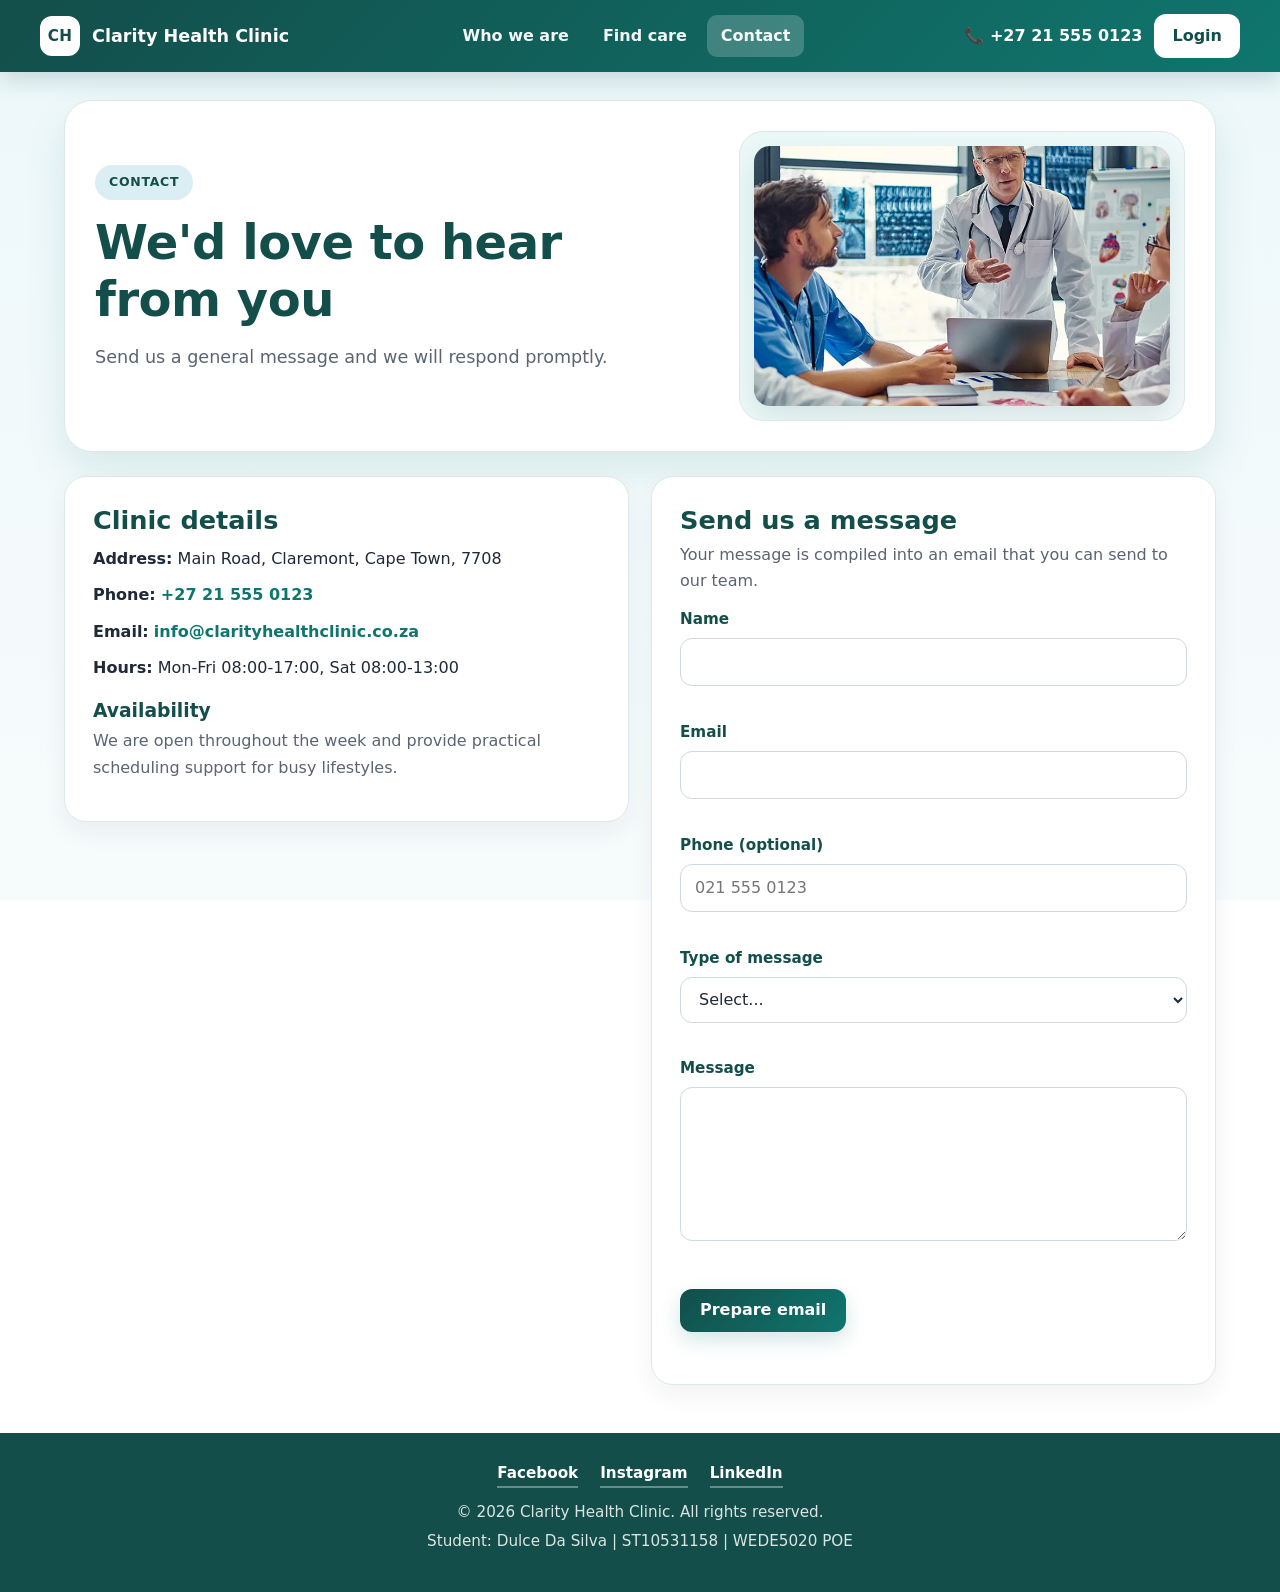
<file: src/contact.html>
<!DOCTYPE html>
<html lang="en">
<head>
    <meta charset="UTF-8">
    <meta name="viewport" content="width=device-width, initial-scale=1.0">
    <title>Contact Us | Clarity Health Clinic Claremont, Cape Town</title>
    <meta name="description" content="Contact Clarity Health Clinic in Claremont, Cape Town. Send us a message, call +27 21 555 0123 or book an appointment.">
    <meta name="keywords" content="contact clinic Cape Town, Claremont clinic phone, book appointment, health clinic address">
    <meta name="robots" content="index, follow">
    <link rel="canonical" href="https://clarity-health-clinic.netlify.app/contact.html">
    <link rel="stylesheet" href="style.css">
    <link rel="stylesheet" href="extra.css">
    <link rel="icon" href="clinic-mark.svg" type="image/svg+xml">
</head>
<body>
    <a href="#main" class="skip-link">Skip to main content</a>

    <header class="site-header fixed-header">
        <div class="brand">
            <a href="index.html" class="logo" aria-label="Clarity Health Clinic home">
                <span class="logo-mark" aria-hidden="true">CH</span>
                <span class="brand-name">Clarity Health Clinic</span>
            </a>
            <nav class="nav-links" aria-label="Main navigation">
                <a href="about.html">Who we are</a>
                <a href="service.html">Find care</a>
                <a href="contact.html">Contact</a>
            </nav>
            <div class="nav-actions">
                <a href="tel:+27215550123" class="header-phone" aria-label="Call Clarity Health Clinic">
                    <span class="phone-emoji" aria-hidden="true">📞</span>
                    <span class="phone-number">+27 21 555 0123</span>
                </a>
                <a href="enquiry.html" class="btn-secondary">Login</a>
            </div>
        </div>
    </header>

    <main class="page-shell" id="main">
        <section class="hero page-hero-small">
            <div class="hero-copy animate-fadeUp animate-onload">
                <span class="badge">Contact</span>
                <h1>We'd love to hear from you</h1>
                <p>Send us a general message and we will respond promptly.</p>
            </div>
            <div class="hero-panel">
                <img src="/public/img/medicos.webp" alt="Friendly Clarity Health Clinic team" class="hero-image" width="600" height="400" loading="lazy">
            </div>
        </section>

        <section class="two-col">
            <div class="form-card">
                <h2>Clinic details</h2>
                <ul class="contact-list">
                    <li><strong>Address:</strong> Main Road, Claremont, Cape Town, 7708</li>
                    <li><strong>Phone:</strong> <a href="tel:+27215550123">+27 21 555 0123</a></li>
                    <li><strong>Email:</strong> <a href="mailto:info@clarityhealthclinic.co.za">info@clarityhealthclinic.co.za</a></li>
                    <li><strong>Hours:</strong> Mon-Fri 08:00-17:00, Sat 08:00-13:00</li>
                </ul>
                <h3 style="margin-top:18px">Availability</h3>
                <p class="muted">We are open throughout the week and provide practical scheduling support for busy lifestyles.</p>
            </div>

            <div class="form-card">
                <h2>Send us a message</h2>
                <p class="muted">Your message is compiled into an email that you can send to our team.</p>
                <form id="contact-form" class="form" novalidate method="POST" action="mailto:info@clarityhealthclinic.co.za" enctype="text/plain" aria-label="Contact form">
                    <div class="form-row">
                        <label for="c-name">Name</label>
                        <input type="text" id="c-name" name="name" required minlength="2" maxlength="60" autocomplete="name">
                        <span class="field-error" id="c-name-error" role="alert"></span>
                    </div>
                    <div class="form-row">
                        <label for="c-email">Email</label>
                        <input type="email" id="c-email" name="email" required autocomplete="email">
                        <span class="field-error" id="c-email-error" role="alert"></span>
                    </div>
                    <div class="form-row">
                        <label for="c-phone">Phone (optional)</label>
                        <input type="tel" id="c-phone" name="phone" placeholder="021 555 0123" autocomplete="tel">
                        <span class="field-error" id="c-phone-error" role="alert"></span>
                    </div>
                    <div class="form-row">
                        <label for="c-type">Type of message</label>
                        <select id="c-type" name="message_type" required>
                            <option value="">Select...</option>
                            <option value="general">General enquiry</option>
                            <option value="appointment">Appointment booking</option>
                            <option value="feedback">Feedback or compliment</option>
                            <option value="complaint">Complaint</option>
                        </select>
                        <span class="field-error" id="c-type-error" role="alert"></span>
                    </div>
                    <div class="form-row">
                        <label for="c-message">Message</label>
                        <textarea id="c-message" name="message" rows="5" required minlength="10" maxlength="500"></textarea>
                        <span class="field-error" id="c-message-error" role="alert"></span>
                    </div>
                    <div class="form-actions">
                        <button type="submit" class="btn-primary">Prepare email</button>
                    </div>
                    <p id="contact-status" class="form-status" role="status" aria-live="polite"></p>

                    <div id="email-preview" class="email-preview" hidden>
                        <h4>Your email</h4>
                        <p><strong>To:</strong> <span id="preview-to"></span></p>
                        <p><strong>Subject:</strong> <span id="preview-subject"></span></p>
                        <pre id="preview-body"></pre>
                        <a id="send-email" class="btn-primary" href="#">Send email</a>
                    </div>
                </form>
            </div>
        </section>
    </main>

    <footer class="site-footer">
        <nav class="socials" aria-label="Social media">
            <a href="https://www.facebook.com/" target="_blank" rel="noopener noreferrer">Facebook</a>
            <a href="https://www.instagram.com/" target="_blank" rel="noopener noreferrer">Instagram</a>
            <a href="https://www.linkedin.com/" target="_blank" rel="noopener noreferrer">LinkedIn</a>
        </nav>
        <p>&copy; 2026 Clarity Health Clinic. All rights reserved.</p>
        <p>Student: Dulce Da Silva | ST10531158 | WEDE5020 POE</p>
    </footer>

    <script src="script.js" defer></script>
</body>
</html>
</file>
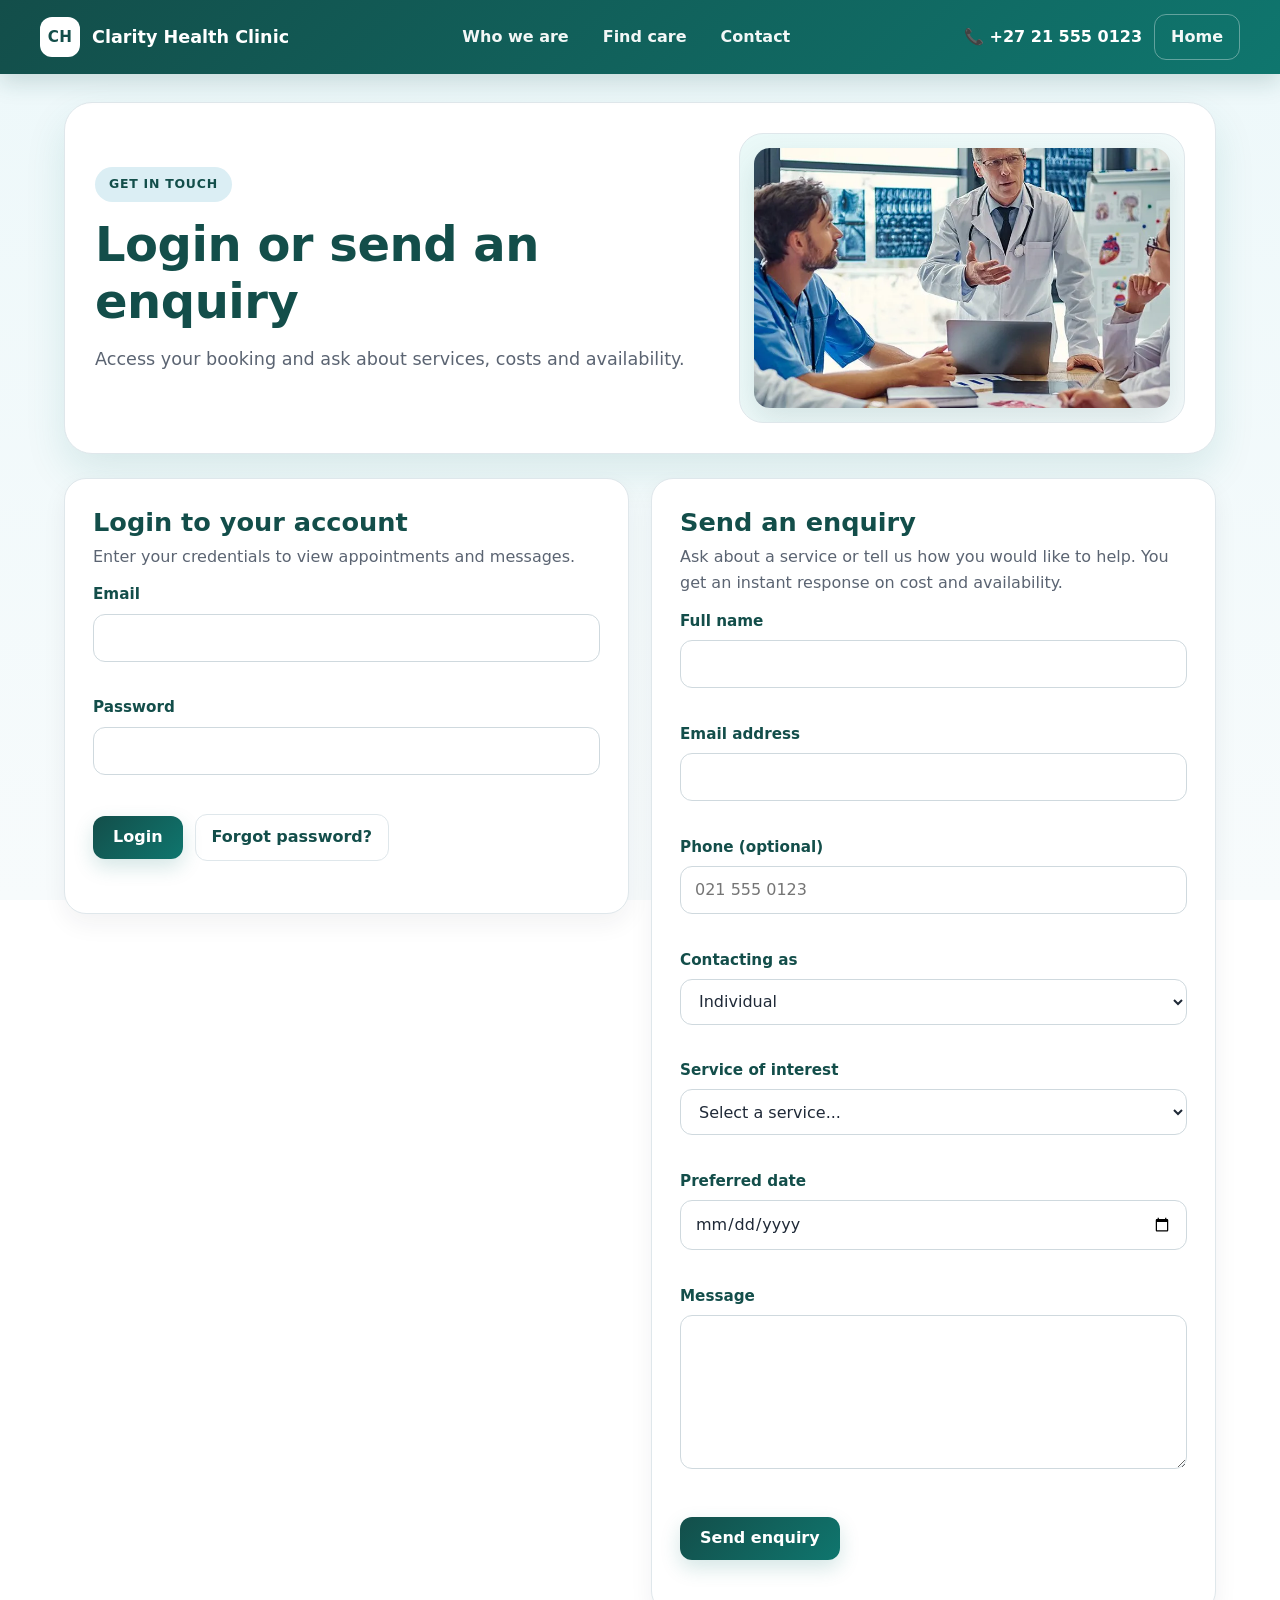
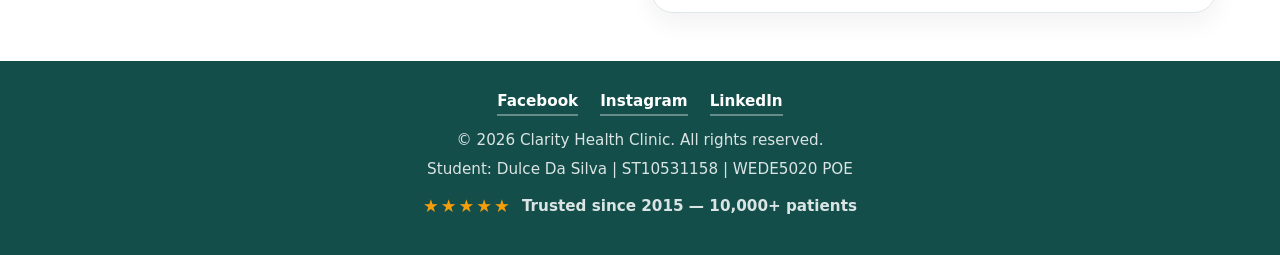
<file: src/enquiry.html>
<!DOCTYPE html>
<html lang="en">
<head>
    <meta charset="UTF-8">
    <meta name="viewport" content="width=device-width, initial-scale=1.0">
    <title>Enquiry &amp; Login | Clarity Health Clinic Cape Town</title>
    <meta name="description" content="Enquire about services, costs and availability at Clarity Health Clinic, or ask about volunteering and sponsorship. Login to manage your appointments.">
    <meta name="keywords" content="clinic enquiry, book appointment Cape Town, volunteer, sponsor, Claremont clinic">
    <meta name="robots" content="index, follow">
    <link rel="canonical" href="https://clarity-health-clinic.netlify.app/enquiry.html">
    <link rel="stylesheet" href="style.css">
    <link rel="stylesheet" href="extra.css">
    <link rel="icon" href="clinic-mark.svg" type="image/svg+xml">
</head>
<body>
    <a href="#main" class="skip-link">Skip to main content</a>

    <header class="site-header fixed-header">
        <div class="brand">
            <a href="index.html" class="logo" aria-label="Clarity Health Clinic home">
                <span class="logo-mark" aria-hidden="true">CH</span>
                <span class="brand-name">Clarity Health Clinic</span>
            </a>
            <nav class="nav-links" aria-label="Main navigation">
                <a href="about.html">Who we are</a>
                <a href="service.html">Find care</a>
                <a href="contact.html">Contact</a>
            </nav>
            <div class="nav-actions">
                <a href="tel:+27215550123" class="header-phone" aria-label="Call Clarity Health Clinic">
                    <span class="phone-emoji" aria-hidden="true">📞</span>
                    <span class="phone-number">+27 21 555 0123</span>
                </a>
                <a href="index.html" class="btn-ghost">Home</a>
            </div>
        </div>
    </header>

    <main class="page-shell" id="main">
        <section class="hero page-hero-small">
            <div class="hero-copy animate-fadeUp animate-onload">
                <span class="badge">Get in touch</span>
                <h1>Login or send an enquiry</h1>
                <p>Access your booking and ask about services, costs and availability.</p>
            </div>
            <div class="hero-panel">
                <img src="/public/img/medicos.webp" alt="Clarity Health Clinic team" class="hero-image" width="600" height="400" loading="lazy">
            </div>
        </section>

        <section class="two-col">
            <!-- LOGIN -->
            <div class="form-card">
                <h2>Login to your account</h2>
                <p class="muted">Enter your credentials to view appointments and messages.</p>
                <form id="login-form" class="form" novalidate aria-label="Login form">
                    <div class="form-row">
                        <label for="login-email">Email</label>
                        <input id="login-email" name="email" type="email" required autocomplete="email">
                        <span class="field-error" id="login-email-error" role="alert"></span>
                    </div>
                    <div class="form-row">
                        <label for="login-password">Password</label>
                        <input id="login-password" name="password" type="password" required minlength="6" autocomplete="current-password">
                        <span class="field-error" id="login-password-error" role="alert"></span>
                    </div>
                    <div class="form-actions">
                        <button class="btn-primary" type="submit">Login</button>
                        <a href="#" class="btn-ghost" style="color:var(--primary-dark);border-color:var(--line)">Forgot password?</a>
                    </div>
                    <p id="login-status" class="form-status" role="status" aria-live="polite"></p>
                </form>
            </div>

            <!-- ENQUIRY -->
            <div class="form-card">
                <h2>Send an enquiry</h2>
                <p class="muted">Ask about a service or tell us how you would like to help. You get an instant response on cost and availability.</p>
                <form id="enquiry-form" class="form" novalidate method="POST" action="https://formspree.io/f/YOUR_FORM_ID" aria-label="Enquiry form">
                    <div class="form-row">
                        <label for="fullname">Full name</label>
                        <input id="fullname" name="name" type="text" required minlength="2" maxlength="60" autocomplete="name">
                        <span class="field-error" id="fullname-error" role="alert"></span>
                    </div>
                    <div class="form-row">
                        <label for="email">Email address</label>
                        <input id="email" name="email" type="email" required autocomplete="email">
                        <span class="field-error" id="email-error" role="alert"></span>
                    </div>
                    <div class="form-row">
                        <label for="phone">Phone (optional)</label>
                        <input id="phone" name="phone" type="tel" placeholder="021 555 0123" autocomplete="tel">
                        <span class="field-error" id="phone-error" role="alert"></span>
                    </div>

                    <div class="form-row">
                        <label for="contact-as">Contacting as</label>
                        <select id="contact-as" name="contact_as">
                            <option value="individual">Individual</option>
                            <option value="organization">Organization</option>
                        </select>
                        <span class="field-error" id="contact-as-error"></span>
                    </div>

                    <div id="org-fields" hidden>
                        <div class="form-row">
                            <label for="org-name">Organization name</label>
                            <input id="org-name" name="org_name" type="text" maxlength="80">
                            <span class="field-error" id="org-name-error" role="alert"></span>
                        </div>
                        <div class="form-row">
                            <label for="org-type">Organization type</label>
                            <select id="org-type" name="org_type">
                                <option value="npo">NPO / Non-profit</option>
                                <option value="business">Business / For-profit</option>
                            </select>
                            <span class="field-error" id="org-type-error"></span>
                        </div>
                        <div id="npo-actions" class="form-row" hidden>
                            <label>For NPOs: I'm interested in</label>
                            <div class="checks">
                                <label><input id="enquire-volunteer" name="volunteer" type="checkbox"> Enquire about volunteering</label>
                                <label><input id="become-sponsor" name="sponsor" type="checkbox"> Become a sponsor</label>
                            </div>
                        </div>
                    </div>

                    <div class="form-row">
                        <label for="service">Service of interest</label>
                        <select id="service" name="service" required>
                            <option value="">Select a service...</option>
                        </select>
                        <span class="field-error" id="service-error" role="alert"></span>
                    </div>
                    <div class="form-row">
                        <label for="pref-date">Preferred date</label>
                        <input id="pref-date" name="preferred_date" type="date">
                        <span class="field-error" id="pref-date-error" role="alert"></span>
                    </div>
                    <div class="form-row">
                        <label for="message">Message</label>
                        <textarea id="message" name="message" rows="5" required minlength="10" maxlength="500"></textarea>
                        <span class="field-error" id="message-error" role="alert"></span>
                    </div>
                    <div class="form-actions">
                        <button class="btn-primary" type="submit">Send enquiry</button>
                    </div>
                    <p id="enquiry-status" class="form-status" role="status" aria-live="polite"></p>
                    <div id="enquiry-result" class="result-box" hidden></div>
                </form>
            </div>
        </section>
    </main>

    <footer class="site-footer">
        <nav class="socials" aria-label="Social media">
            <a href="https://www.facebook.com/" target="_blank" rel="noopener noreferrer">Facebook</a>
            <a href="https://www.instagram.com/" target="_blank" rel="noopener noreferrer">Instagram</a>
            <a href="https://www.linkedin.com/" target="_blank" rel="noopener noreferrer">LinkedIn</a>
        </nav>
        <p>&copy; 2026 Clarity Health Clinic. All rights reserved.</p>
        <p>Student: Dulce Da Silva | ST10531158 | WEDE5020 POE</p>
        <div class="trust-row">
            <div class="trust-stars" aria-hidden="true">★★★★★</div>
            <div>Trusted since 2015 — 10,000+ patients</div>
        </div>
    </footer>

    <script src="script.js" defer></script>
</body>
</html>
</file>
<file: src/style.css>
/* ==========================================================
   style.css - Clarity Health Clinic (base, layout, header,
   hero, cards, sections, footer, responsive)
   ========================================================== */

:root {
	--primary: #0f766e;
	--primary-dark: #134e4a;
	--primary-light: #14b8a6;
	--secondary: #dbeef4;
	--accent: #f4fafb;
	--text: #1f2937;
	--muted: #5b6472;
	--card: #ffffff;
	--line: #dfe7eb;
	--star: #f59e0b;
	--radius: 20px;
	--shadow: 0 18px 40px rgba(15, 118, 110, 0.12);
	--shadow-soft: 0 10px 24px rgba(31, 41, 55, 0.06);
	--ease: cubic-bezier(.2, .9, .2, 1);
}

*, *::before, *::after { box-sizing: border-box; margin: 0; padding: 0; }

html { scroll-behavior: smooth; -webkit-text-size-adjust: 100%; }

body {
	font-family: "Segoe UI", system-ui, -apple-system, Roboto, Arial, sans-serif;
	background: linear-gradient(180deg, #edf8fa 0%, #f7fbfc 100%);
	background-attachment: fixed;
	color: var(--text);
	line-height: 1.65;
	min-height: 100vh;
	display: flex;
	flex-direction: column;
	overflow-x: hidden;
}

main { flex: 1; width: 100%; }

a { text-decoration: none; color: inherit; }

img { max-width: 100%; height: auto; display: block; }

h1, h2, h3, h4 { line-height: 1.2; }

.page-shell {
	max-width: 1200px;
	margin: 0 auto;
	padding: 28px clamp(14px, 4vw, 24px) 48px;
}

/* ---------- Header (sticky: never overlaps content) ---------- */
.site-header {
	background: linear-gradient(135deg, var(--primary-dark), var(--primary));
	color: #fff;
	padding: 14px clamp(14px, 4vw, 24px);
	box-shadow: 0 8px 22px rgba(19, 78, 74, 0.18);
}

.fixed-header { position: sticky; top: 0; z-index: 9999; }

.site-header .brand {
	max-width: 1200px;
	margin: 0 auto;
	display: flex;
	justify-content: space-between;
	align-items: center;
	flex-wrap: wrap;
	gap: 10px 24px;
}

.logo { display: flex; align-items: center; gap: 12px; color: #fff; font-weight: 800; font-size: 1.1rem; }

.logo-mark {
	width: 40px; height: 40px; flex: none;
	display: inline-flex; align-items: center; justify-content: center;
	background: #fff; color: var(--primary-dark);
	border-radius: 12px; font-weight: 800; font-size: .95rem; letter-spacing: .02em;
}

.logo img { max-height: 42px; width: auto; }

.nav-links { display: flex; gap: 6px; align-items: center; flex-wrap: wrap; }

.nav-links a {
	color: rgba(255, 255, 255, 0.95);
	padding: 8px 14px;
	border-radius: 10px;
	font-weight: 700;
	transition: background .2s ease;
}
.nav-links a:hover { background: rgba(255, 255, 255, 0.14); }

.nav-actions { display: flex; gap: 12px; align-items: center; }

/* ---------- Buttons ---------- */
.btn-primary {
	display: inline-block;
	background: linear-gradient(135deg, var(--primary-dark), var(--primary));
	color: #fff;
	padding: 11px 20px;
	border-radius: 12px;
	font-weight: 700;
	line-height: 1.3;
	text-align: center;
	box-shadow: 0 8px 20px rgba(15, 118, 110, 0.18);
	transition: transform .18s ease, box-shadow .18s ease, filter .18s ease;
}
.btn-primary:hover { transform: translateY(-3px); box-shadow: 0 16px 32px rgba(15, 118, 110, 0.25); filter: brightness(1.08); }
.btn-primary.large { padding: 14px 26px; font-size: 1.05rem; }

.btn-ghost {
	display: inline-block;
	background: transparent;
	color: rgba(255, 255, 255, 0.95);
	border: 1px solid rgba(255, 255, 255, 0.35);
	padding: 9px 16px;
	border-radius: 12px;
	font-weight: 700;
	transition: background .2s ease;
}
.btn-ghost:hover { background: rgba(255, 255, 255, 0.14); }

.btn-primary, .btn-ghost, .btn-secondary { position: relative; overflow: hidden; }

.ripple {
	position: absolute; border-radius: 50%; background: rgba(255, 255, 255, 0.3);
	transform: scale(0); animation: ripple .6s linear; pointer-events: none;
}
@keyframes ripple { to { transform: scale(2.5); opacity: 0; } }

/* ---------- Hero ---------- */
.hero {
	display: grid;
	grid-template-columns: minmax(0, 1.15fr) minmax(0, .85fr);
	gap: clamp(20px, 4vw, 40px);
	align-items: center;
	background: var(--card);
	border: 1px solid var(--line);
	border-radius: 28px;
	padding: clamp(22px, 4vw, 44px);
	box-shadow: var(--shadow);
}

.hero h1, .hero h2 {
	font-size: clamp(1.9rem, 4.4vw, 3rem);
	margin-bottom: 14px;
	color: var(--primary-dark);
	letter-spacing: -0.01em;
}

.hero p { color: var(--muted); font-size: clamp(1rem, 1.6vw, 1.1rem); margin-bottom: 16px; }

.badge {
	display: inline-block;
	background: var(--secondary);
	color: var(--primary-dark);
	padding: 7px 14px;
	border-radius: 999px;
	font-size: .78rem;
	font-weight: 700;
	letter-spacing: .06em;
	text-transform: uppercase;
	margin-bottom: 14px;
}

.trust-row { display: flex; align-items: center; justify-content: flex-start; gap: 10px; flex-wrap: wrap; font-weight: 600; margin-bottom: 14px; }
.trust-stars { color: var(--star); letter-spacing: 2px; font-size: 1.1rem; }

.hero-panel {
	background: linear-gradient(135deg, #eaf9f8, #f4fafb);
	border: 1px solid var(--line);
	border-radius: 24px;
	padding: 14px;
	overflow: hidden;
	display: flex;
	align-items: center;
	justify-content: center;
}

/* Hero image: fixed proportion, never taller than 380px */
.hero-image {
	width: 100%;
	aspect-ratio: 4 / 3;
	max-height: 380px;
	object-fit: cover;
	border-radius: 16px;
	box-shadow: 0 12px 30px rgba(19, 78, 74, 0.12);
}

.page-hero-small .hero-image { max-height: 260px; }

/* ---------- Reveal animations ---------- */
.animate-fadeUp, .icon-item {
	opacity: 0;
	transform: translateY(16px);
	transition: opacity .6s var(--ease), transform .6s var(--ease);
}
.animate-fadeUp.in-view, .icon-item.in-view { opacity: 1; transform: none; }

.animate-float { animation: floaty 7s ease-in-out infinite; }
@keyframes floaty {
	0%, 100% { transform: translateY(0); }
	50% { transform: translateY(-6px); }
}

.svg-underline { display: block; margin-top: 8px; }
.svg-underline svg { width: 150px; height: 12px; display: block; }
.svg-underline path {
	stroke: var(--primary-light); stroke-width: 3; stroke-linecap: round; fill: none;
	stroke-dasharray: 220; stroke-dashoffset: 220;
	transition: stroke-dashoffset .9s var(--ease) .2s;
}
.in-view .svg-underline path { stroke-dashoffset: 0; }

.hero-panel .hero-image { transition: transform .25s linear; }

/* No-JS fallback + reduced motion */
@media (scripting: none) {
	.animate-fadeUp, .icon-item { opacity: 1; transform: none; }
	.svg-underline path { stroke-dashoffset: 0; }
}
.reduced-motion .animate-fadeUp, .reduced-motion .icon-item { transition: none !important; opacity: 1; transform: none; }
.reduced-motion .svg-underline path { stroke-dashoffset: 0; transition: none; }
@media (prefers-reduced-motion: reduce) {
	*, *::before, *::after { animation: none !important; transition: none !important; scroll-behavior: auto !important; }
	.animate-fadeUp, .icon-item { opacity: 1; transform: none; }
	.svg-underline path { stroke-dashoffset: 0; }
}

/* ---------- Cards ---------- */
.cards-grid {
	display: grid;
	grid-template-columns: repeat(auto-fit, minmax(235px, 1fr));
	gap: 20px;
	margin-top: 28px;
}

.card {
	background: var(--card);
	border: 1px solid var(--line);
	border-radius: var(--radius);
	padding: 20px;
	box-shadow: var(--shadow-soft);
	display: flex;
	flex-direction: column;
	transition: transform .25s ease, box-shadow .25s ease;
}
.card:hover { transform: translateY(-6px); box-shadow: 0 22px 44px rgba(31, 41, 55, 0.1); }

/* Card images: uniform 16:10 ratio on every screen */
.card-image {
	width: 100%;
	height: auto;
	aspect-ratio: 16 / 10;
	object-fit: cover;
	border-radius: 14px;
	margin-bottom: 14px;
}

.card-icon {
	width: 44px; height: 44px; border-radius: 14px;
	background: var(--secondary); color: var(--primary-dark);
	display: flex; align-items: center; justify-content: center;
	font-size: 1.1rem; font-weight: 800; margin-bottom: 12px;
}

.card h2, .card h3 { margin-bottom: 8px; font-size: 1.25rem; color: var(--primary-dark); }
.card p, .card li { color: var(--muted); font-size: .98rem; }
.card ul { margin-top: 12px; padding-left: 20px; list-style: disc; }

/* ---------- Quick links ---------- */
.icon-grid {
	display: grid;
	grid-template-columns: repeat(auto-fit, minmax(190px, 1fr));
	gap: 18px;
	margin-top: 28px;
}

.icon-item {
	display: block;
	text-align: center;
	padding: 22px 16px;
	background: var(--card);
	border-radius: 16px;
	border: 1px solid var(--line);
	box-shadow: var(--shadow-soft);
}
.icon-item.in-view:hover { transform: translateY(-5px); border-color: var(--primary-light); }
.icon-item .icon { font-size: 2.2rem; display: block; margin-bottom: 8px; line-height: 1; }
.icon-item h3, .icon-item h4 { color: var(--primary-dark); margin-bottom: 6px; font-size: 1.05rem; }
.icon-item p { color: var(--muted); font-size: .93rem; }

/* ---------- Section blocks ---------- */
.section-block {
	margin-top: 32px;
	background: var(--card);
	border: 1px solid var(--line);
	border-radius: 24px;
	padding: clamp(20px, 3.5vw, 34px);
	box-shadow: var(--shadow-soft);
}

.section-block > h2, .section-block > h3 {
	font-size: clamp(1.45rem, 3vw, 2.05rem);
	color: var(--primary-dark);
	margin-bottom: 18px;
}

.highlight-grid {
	display: grid;
	grid-template-columns: repeat(auto-fit, minmax(240px, 1fr));
	gap: 16px;
}

.feature {
	background: linear-gradient(180deg, #f9fdff, #f1fafb);
	border: 1px solid var(--line);
	border-radius: 18px;
	padding: 18px 20px;
}
.feature h3, .feature h4 { color: var(--primary-dark); margin-bottom: 6px; font-size: 1.1rem; }
.feature p { color: var(--muted); }

.team-grid {
	display: grid;
	grid-template-columns: repeat(auto-fit, minmax(220px, 1fr));
	gap: 20px;
	margin-top: 18px;
}
.team-member { background: var(--accent); padding: 20px; border-radius: 18px; border: 1px solid var(--line); text-align: center; }
.team-avatar {
	width: 82px; height: 82px; border-radius: 50%;
	background: linear-gradient(135deg, #c5ece8, #eaf7f6); color: var(--primary-dark);
	display: flex; align-items: center; justify-content: center;
	margin: 0 auto 14px; font-size: 1.8rem; font-weight: 700;
}
.team-member h3, .team-member h4 { color: var(--primary-dark); margin-bottom: 6px; }
.team-member p { color: var(--muted); font-size: .95rem; }

/* ---------- Footer ---------- */
.site-footer {
	background: var(--primary-dark);
	color: rgba(255, 255, 255, 0.85);
	text-align: center;
	padding: 28px 16px 34px;
	font-size: .95rem;
	margin-top: auto;
}
.site-footer p { margin-bottom: 4px; }
.site-footer .trust-row { justify-content: center; margin: 10px 0 0; }
.socials { display: flex; gap: 10px 22px; justify-content: center; flex-wrap: wrap; margin-bottom: 12px; }
.socials a { color: #fff; font-weight: 700; border-bottom: 2px solid rgba(255, 255, 255, 0.35); transition: border-color .2s ease; }
.socials a:hover { border-color: #fff; }

.sr-only { position: absolute; left: -9999px; top: auto; width: 1px; height: 1px; overflow: hidden; }

/* ---------- Responsive ---------- */
@media (max-width: 900px) {
	.hero { grid-template-columns: 1fr; }
	.hero-image { aspect-ratio: 16 / 10; max-height: 320px; }
	.site-header .brand { justify-content: space-between; }
	.nav-links { order: 3; width: 100%; justify-content: center; }
}

@media (max-width: 640px) {
	.page-shell { padding-top: 18px; }
	.hero { border-radius: 22px; }
	.section-block { border-radius: 20px; margin-top: 22px; }
	.cards-grid { grid-template-columns: 1fr 1fr; gap: 14px; }
	.card { padding: 14px; }
	.card h2, .card h3 { font-size: 1.05rem; }
	.card p { font-size: .9rem; }
	.nav-links a { padding: 8px 10px; }
	.btn-primary.large { display: block; width: 100%; }
	.brand-name { font-size: 1rem; }
}

@media (max-width: 480px) {
	.cards-grid { grid-template-columns: 1fr; }
	.card-image { aspect-ratio: 16 / 9; }
	.header-phone .phone-number { display: none; }
	.header-phone { font-size: 1.4rem; }
}

/* No hover lift on touch devices */
@media (hover: none) {
	.card:hover, .btn-primary:hover { transform: none; }
}
</file>
<file: src/extra.css>
/* ==========================================================
   extra.css - forms, services, gallery, lightbox, utilities
   (link AFTER style.css; replaces the previous extra.css)
   ========================================================== */

.skip-link { position: absolute; left: -9999px; top: 0; background: #fff; color: var(--primary-dark); padding: 8px 14px; z-index: 10001; border-radius: 0 0 8px 8px; font-weight: 700; }
.skip-link:focus { left: 10px; }

a:focus-visible, button:focus-visible, input:focus-visible, select:focus-visible, textarea:focus-visible {
	outline: 3px solid var(--star);
	outline-offset: 2px;
}

[hidden] { display: none !important; }

.btn-secondary {
	display: inline-block; background: #fff; color: var(--primary-dark);
	padding: 9px 18px; border-radius: 12px; font-weight: 700; border: 0; cursor: pointer;
	transition: background .2s ease, transform .18s ease;
}
.btn-secondary:hover { background: var(--secondary); transform: translateY(-2px); }

.header-phone { color: #fff; font-weight: 700; white-space: nowrap; display: inline-flex; align-items: center; gap: 6px; }
.nav-links a[aria-current="page"] { background: rgba(255, 255, 255, 0.2); }

button.btn-primary { border: 0; cursor: pointer; font-size: 1rem; font-family: inherit; }

.muted { color: var(--muted); margin-bottom: 12px; }

/* ---------- Forms ---------- */
.two-col { display: grid; grid-template-columns: repeat(2, minmax(0, 1fr)); gap: 22px; margin-top: 24px; align-items: start; }

.form-card {
	background: var(--card);
	padding: clamp(18px, 3vw, 28px);
	border-radius: 22px;
	border: 1px solid var(--line);
	box-shadow: var(--shadow-soft);
}
.form-card h2, .form-card h3 { color: var(--primary-dark); margin-bottom: 6px; }
.form-card h2 { font-size: clamp(1.3rem, 2.4vw, 1.6rem); }

.form { display: flex; flex-direction: column; gap: 14px; margin-top: 8px; }

.form-row label { display: block; margin-bottom: 6px; color: var(--primary-dark); font-weight: 600; font-size: .95rem; }

/* 16px font prevents iOS zoom; 46px min height = comfortable touch target */
.form-row input:not([type="checkbox"]), .form-row select, .form-row textarea {
	width: 100%;
	min-height: 46px;
	padding: 10px 14px;
	border-radius: 12px;
	border: 1px solid #cfd9de;
	background: #fff;
	font: inherit;
	font-size: 1rem;
	color: var(--text);
	transition: border-color .2s ease, box-shadow .2s ease;
}
.form-row textarea { min-height: 120px; resize: vertical; }
.form-row input:focus, .form-row select:focus, .form-row textarea:focus {
	border-color: var(--primary);
	box-shadow: 0 0 0 4px rgba(15, 118, 110, 0.12);
	outline: none;
}
.form-row input[aria-invalid="true"], .form-row select[aria-invalid="true"], .form-row textarea[aria-invalid="true"] {
	border-color: #b91c1c; background: #fef2f2;
}

.field-error { display: block; color: #b91c1c; font-size: .88rem; min-height: 1.1em; margin-top: 4px; }

.checks { display: flex; gap: 10px 20px; flex-wrap: wrap; margin-top: 6px; }
.checks label { display: flex; align-items: center; gap: 8px; font-weight: 400; margin: 0; cursor: pointer; }
.checks input { width: 20px; height: 20px; accent-color: var(--primary); }

.form-actions { display: flex; gap: 12px; align-items: center; margin-top: 6px; flex-wrap: wrap; }
.form-status { margin-top: 10px; font-weight: 700; }
.form-status.ok { color: #166534; }
.form-status.err { color: #b91c1c; }

.result-box, .email-preview {
	margin-top: 16px; padding: 16px 18px; border-radius: 14px;
	background: var(--accent); border: 1px solid var(--primary-light);
}
.result-box h4, .email-preview h4 { color: var(--primary-dark); margin-bottom: 6px; }
.result-box p { margin-bottom: 4px; }
.email-preview pre { white-space: pre-wrap; word-break: break-word; font-family: inherit; color: var(--text); margin: 8px 0 12px; }

.contact-list { list-style: none; display: grid; gap: 10px; margin-top: 10px; }
.contact-list a { color: var(--primary); font-weight: 700; word-break: break-word; }

.page-hero-small { padding: clamp(18px, 3vw, 30px); }

/* ---------- Services: search / filter / sort ---------- */
.toolbar { display: grid; grid-template-columns: 2fr 1fr 1fr; gap: 14px; margin-bottom: 10px; }
.toolbar label { display: block; font-weight: 700; color: var(--primary-dark); font-size: .9rem; margin-bottom: 4px; }
.toolbar input, .toolbar select {
	width: 100%; min-height: 46px; padding: 10px 14px; border-radius: 12px;
	border: 1px solid #cfd9de; font: inherit; font-size: 1rem; background: #fff;
}
.toolbar input:focus, .toolbar select:focus { border-color: var(--primary); box-shadow: 0 0 0 4px rgba(15, 118, 110, 0.12); outline: none; }

.results-count { color: var(--muted); margin: 8px 0 16px; font-weight: 600; }

.services-grid { display: grid; grid-template-columns: repeat(auto-fill, minmax(250px, 1fr)); gap: 20px; }
.services-grid .card { height: 100%; }
.services-grid .card .btn-primary { align-self: flex-start; }

.service-meta { display: flex; justify-content: space-between; gap: 8px; margin-top: auto; padding-top: 12px; font-weight: 700; color: var(--primary-dark); font-size: .95rem; }
.tag {
	align-self: flex-start;
	background: var(--secondary); color: var(--primary-dark);
	padding: 3px 12px; border-radius: 999px; font-size: .74rem; font-weight: 700;
	text-transform: uppercase; letter-spacing: .05em; margin-bottom: 10px;
}
.empty-state { grid-column: 1 / -1; text-align: center; color: var(--muted); padding: 30px; }

/* ---------- Health tips (dynamic) ---------- */
.tips-grid { display: grid; grid-template-columns: repeat(auto-fit, minmax(220px, 1fr)); gap: 16px; }
.tip { background: var(--accent); border: 1px solid var(--line); border-left: 4px solid var(--primary-light); border-radius: 14px; padding: 16px 18px; }
.tip h4 { color: var(--primary-dark); margin-bottom: 6px; }
.tip p { color: var(--muted); font-size: .95rem; }

/* ---------- Gallery + lightbox ---------- */
.gallery { display: grid; grid-template-columns: repeat(auto-fit, minmax(210px, 1fr)); gap: 14px; }

.gallery-item {
	border: 0; padding: 0; background: none; cursor: zoom-in;
	border-radius: 16px; overflow: hidden; position: relative;
	transition: transform .25s ease, box-shadow .25s ease;
}
.gallery-item:hover { transform: scale(1.03); box-shadow: 0 16px 32px rgba(31, 41, 55, 0.18); }

/* Equal 4:3 thumbnails, cropped neatly */
.gallery-item img { width: 100%; height: auto; aspect-ratio: 4 / 3; object-fit: cover; transition: transform .4s ease; }
.gallery-item:hover img { transform: scale(1.06); }

.lightbox {
	position: fixed; inset: 0; background: rgba(0, 0, 0, 0.9);
	display: flex; align-items: center; justify-content: center;
	z-index: 20000; opacity: 0; pointer-events: none; transition: opacity .25s ease; padding: 16px;
}
.lightbox.open { opacity: 1; pointer-events: auto; }
.lightbox figure { max-width: 94vw; max-height: 90vh; text-align: center; margin: 0; }
.lightbox img { max-width: 94vw; max-height: 78vh; width: auto; height: auto; object-fit: contain; border-radius: 12px; margin: 0 auto; }
.lightbox figcaption { color: #fff; margin-top: 10px; font-size: .95rem; }
.lightbox button {
	position: absolute; background: rgba(255, 255, 255, 0.16); color: #fff; border: 0;
	font-size: 2rem; line-height: 1; width: 48px; height: 48px; border-radius: 50%; cursor: pointer;
	transition: background .2s ease;
}
.lightbox button:hover { background: rgba(255, 255, 255, 0.32); }
.lb-close { top: 16px; right: 16px; }
.lb-prev { left: 12px; top: 50%; transform: translateY(-50%); }
.lb-next { right: 12px; top: 50%; transform: translateY(-50%); }

/* ---------- Responsive ---------- */
@media (max-width: 900px) {
	.two-col { grid-template-columns: 1fr; }
	.toolbar { grid-template-columns: 1fr 1fr; }
	.toolbar > div:first-child { grid-column: 1 / -1; }
}

@media (max-width: 560px) {
	.toolbar { grid-template-columns: 1fr; }
	.services-grid { grid-template-columns: 1fr; }
	.gallery { grid-template-columns: 1fr 1fr; gap: 10px; }
	.form-actions .btn-primary { width: 100%; }
	.lb-prev, .lb-next { width: 40px; height: 40px; font-size: 1.6rem; }
}
</file>
